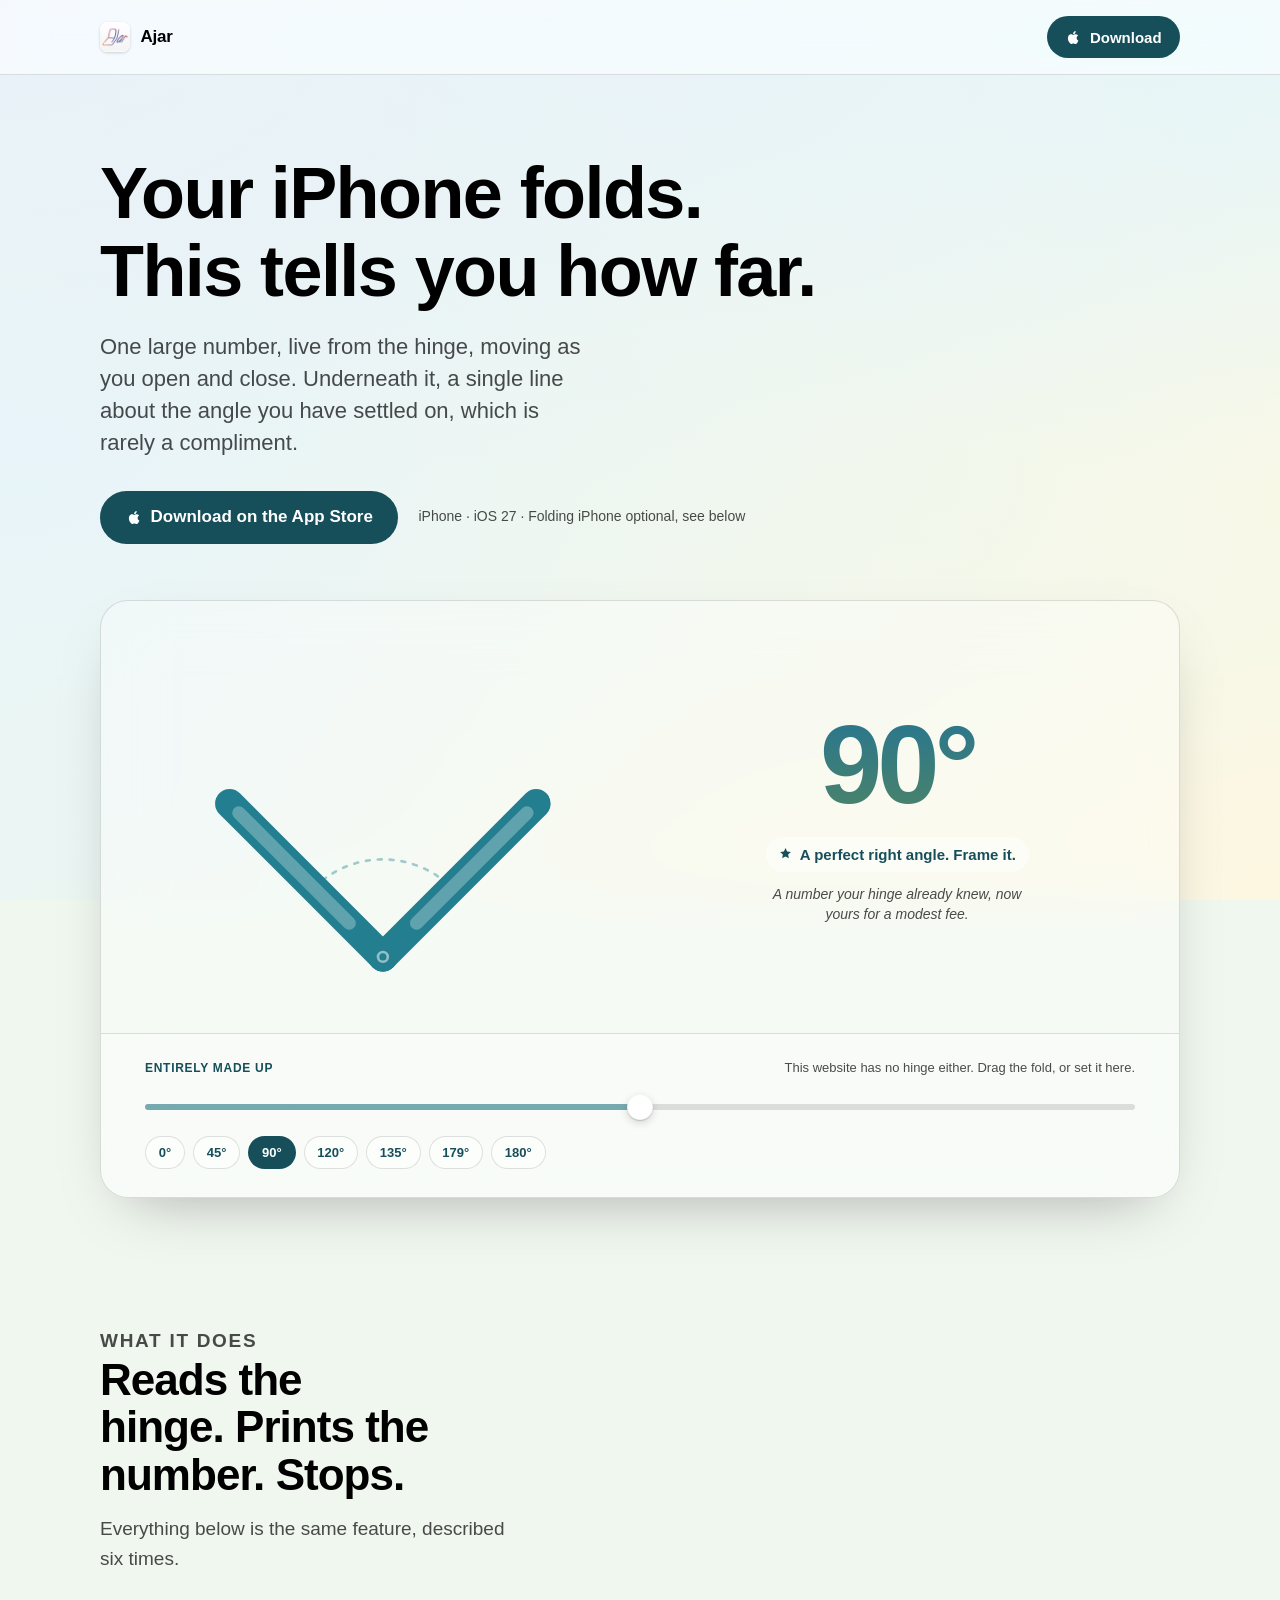
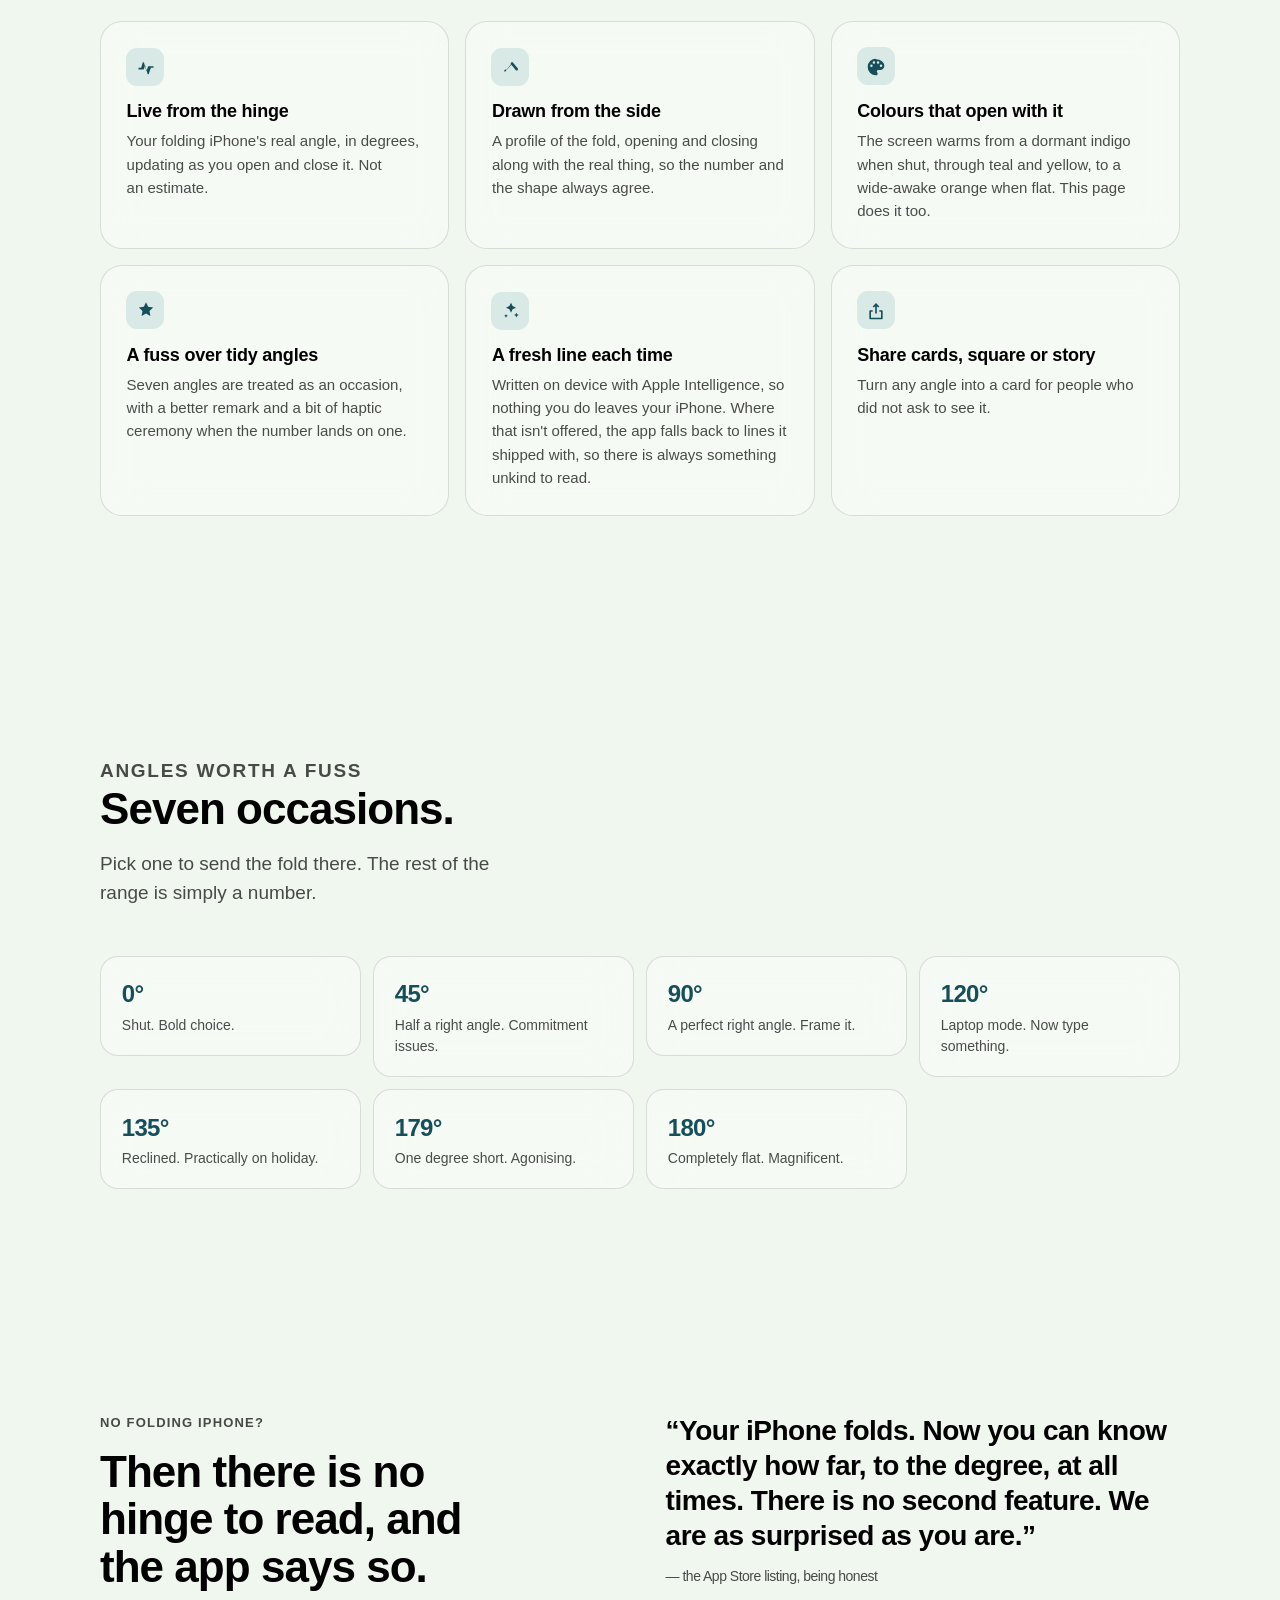
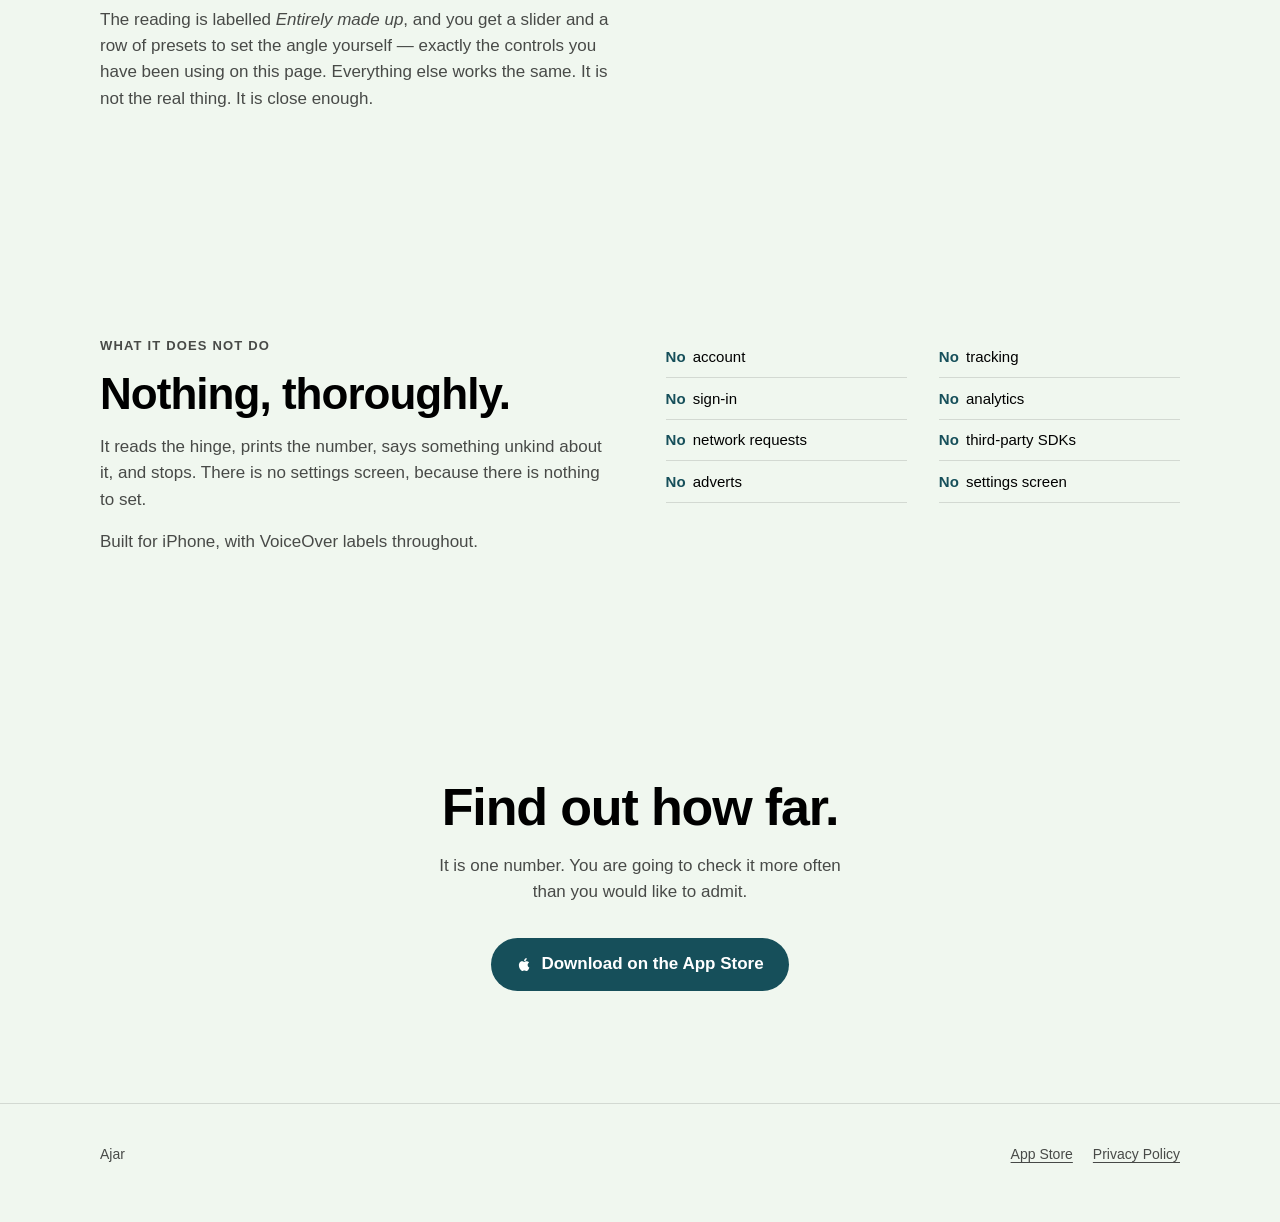
<file: ajar/index.html>
<!DOCTYPE html>
<html lang="en-GB">
<head>
<meta charset="utf-8">
<meta name="viewport" content="width=device-width, initial-scale=1, viewport-fit=cover">
<title>Ajar — Your iPhone folds. This tells you how far.</title>
<meta name="description" content="Ajar reads your folding iPhone's hinge and shows it in degrees, live. Underneath the number, one line of commentary that is rarely a compliment. There is no second feature.">
<meta name="theme-color" content="#e6f5f8" media="(prefers-color-scheme: light)">
<meta name="theme-color" content="#07181c" media="(prefers-color-scheme: dark)">
<link rel="icon" href="icon.png" sizes="any">
<link rel="apple-touch-icon" href="icon.png">
<link rel="canonical" href="https://maryk.uk/ajar/">
<meta property="og:type" content="website">
<meta property="og:url" content="https://maryk.uk/ajar/">
<meta property="og:title" content="Ajar">
<meta property="og:description" content="Your iPhone folds. This tells you how far. One large number, live from the hinge. There is no second feature.">
<meta property="og:image" content="https://maryk.uk/ajar/icon.png">
<meta name="twitter:card" content="summary">

<link rel="stylesheet" href="style.css">
</head>

<body id="top">
<a class="skip" href="#main">Skip to content</a>

<header class="bar">
  <div class="wrap">
    <a class="wordmark" href="#top">
      <img src="icon.png" alt="" width="30" height="30">
      Ajar
    </a>
    <a class="store" href="https://apps.apple.com/app/id6813950894">
      <svg viewBox="0 0 24 24" aria-hidden="true"><path d="M16.4 12.7c0-2.3 1.9-3.4 2-3.5-1.1-1.6-2.8-1.8-3.4-1.8-1.4-.1-2.8.9-3.5.9s-1.8-.9-3-.8c-1.5 0-2.9.9-3.7 2.3-1.6 2.7-.4 6.8 1.1 9 .8 1.1 1.7 2.3 2.9 2.3 1.2 0 1.6-.7 3-.7s1.8.7 3 .7c1.3 0 2.1-1.1 2.8-2.2.9-1.3 1.3-2.5 1.3-2.6 0 0-2.5-.9-2.5-3.6zM14.2 5.9c.6-.8 1-1.9.9-3-.9 0-2 .6-2.7 1.4-.6.7-1.1 1.8-.9 2.9 1 0 2.1-.5 2.7-1.3z"/></svg>
      Download
    </a>
  </div>
</header>

<main id="main">

<!-- =============================== hero ============================= -->
<section class="hero">
  <div class="wrap">
    <h1><span class="line">Your iPhone folds.</span> <span class="line">This tells you how far.</span></h1>
    <p class="lede">One large number, live from the hinge, moving as you open and close. Underneath it, a single line about the angle you have settled on, which is rarely a compliment.</p>

    <div class="actions">
      <a class="store large" href="https://apps.apple.com/app/id6813950894">
        <svg viewBox="0 0 24 24" aria-hidden="true"><path d="M16.4 12.7c0-2.3 1.9-3.4 2-3.5-1.1-1.6-2.8-1.8-3.4-1.8-1.4-.1-2.8.9-3.5.9s-1.8-.9-3-.8c-1.5 0-2.9.9-3.7 2.3-1.6 2.7-.4 6.8 1.1 9 .8 1.1 1.7 2.3 2.9 2.3 1.2 0 1.6-.7 3-.7s1.8.7 3 .7c1.3 0 2.1-1.1 2.8-2.2.9-1.3 1.3-2.5 1.3-2.6 0 0-2.5-.9-2.5-3.6zM14.2 5.9c.6-.8 1-1.9.9-3-.9 0-2 .6-2.7 1.4-.6.7-1.1 1.8-.9 2.9 1 0 2.1-.5 2.7-1.3z"/></svg>
        Download on the App Store
      </a>
      <p class="requirement">iPhone · iOS 27 · Folding iPhone optional, see below</p>
    </div>

    <!-- The app, more or less, running in the page. -->
    <div class="demo" id="stage">
      <div class="readout">
        <div class="fold" id="fold">
          <svg viewBox="0 0 360 260" aria-hidden="true">
            <path id="arc" fill="none" stroke="rgb(var(--ink))" stroke-opacity="0.4" stroke-width="2" stroke-linecap="round" stroke-dasharray="3 6"></path>
            <g stroke="rgb(var(--ink))" stroke-width="22" stroke-linecap="round">
              <line id="panelA" x1="180" y1="236" x2="180" y2="236"></line>
              <line id="panelB" x1="180" y1="236" x2="180" y2="236"></line>
            </g>
            <g stroke="#fff" stroke-opacity="0.28" stroke-width="10" stroke-linecap="round">
              <line id="screenA"></line>
              <line id="screenB"></line>
            </g>
            <circle cx="180" cy="236" r="11" fill="rgb(var(--ink))"></circle>
            <circle cx="180" cy="236" r="3.7" fill="none" stroke="#fff" stroke-opacity="0.5" stroke-width="2"></circle>
          </svg>
        </div>

        <div class="figures">
          <p class="degrees" id="degrees">90°</p>
          <p class="quip">
            <svg viewBox="0 0 24 24" aria-hidden="true" id="quipMark"><path d="M12 1.5l2.6 5.5 6 .8-4.4 4.2 1.1 6L12 15.1 6.7 18l1.1-6L3.4 7.8l6-.8z"/></svg>
            <span id="quipText">A perfect right angle. Frame it.</span>
          </p>
          <p class="roast" id="roast">A number your hinge already knew, now yours for a modest fee.</p>
          <p class="sr-only" role="status" aria-live="polite" id="announce"></p>
        </div>
      </div>

      <div class="controls">
        <p class="invented">
          <strong>Entirely made up</strong>
          <span>This website has no hinge either. Drag the fold, or set it here.</span>
        </p>
        <input type="range" id="slider" min="0" max="180" step="1" value="90"
               aria-label="Hinge angle in degrees" aria-valuetext="90 degrees">
        <div class="presets" id="presets"></div>
      </div>
    </div>
  </div>
</section>

<!-- ============================= features =========================== -->
<section>
  <div class="wrap">
    <div class="section-head">
      <p class="eyebrow">What it does</p>
      <h2>Reads the hinge. Prints the number. Stops.</h2>
      <p>Everything below is the same feature, described six times.</p>
    </div>

    <div class="grid">
      <div class="card">
        <span class="mark"><svg viewBox="0 0 24 24" aria-hidden="true"><path d="M3 13h3.2l1.9-6.3c.2-.7 1.2-.7 1.4 0l3 10.4 2-5.6c.1-.3.4-.5.7-.5H21v2h-3.1l-2.6 7.3c-.3.7-1.2.7-1.4 0l-3-10.3-1.4 4.5c-.1.3-.4.5-.7.5H3z"/></svg></span>
        <h3>Live from the hinge</h3>
        <p>Your folding iPhone's real angle, in degrees, updating as you open and close it. Not an estimate.</p>
      </div>

      <div class="card">
        <span class="mark"><svg viewBox="0 0 24 24" aria-hidden="true"><path d="M4.6 17.9a1.6 1.6 0 1 1 2-2.5l5.4-6.6a1.6 1.6 0 1 1 2.5-2l5.3 6.5a1.6 1.6 0 1 1-2 2.5L12.5 9.3z"/></svg></span>
        <h3>Drawn from the side</h3>
        <p>A profile of the fold, opening and closing along with the real thing, so the number and the shape always agree.</p>
      </div>

      <div class="card">
        <span class="mark"><svg viewBox="0 0 24 24" aria-hidden="true"><path d="M12 2a10 10 0 0 0 0 20c1.1 0 2-.9 2-2 0-.5-.2-1-.5-1.3-.3-.4-.5-.8-.5-1.2 0-1 .8-1.8 1.8-1.8H17a5 5 0 0 0 5-5c0-4.4-4.5-8-10-8zM6.5 12a1.5 1.5 0 1 1 0-3 1.5 1.5 0 0 1 0 3zm3-4a1.5 1.5 0 1 1 0-3 1.5 1.5 0 0 1 0 3zm5 0a1.5 1.5 0 1 1 0-3 1.5 1.5 0 0 1 0 3zm3.5 4a1.5 1.5 0 1 1 0-3 1.5 1.5 0 0 1 0 3z"/></svg></span>
        <h3>Colours that open with it</h3>
        <p>The screen warms from a dormant indigo when shut, through teal and yellow, to a wide-awake orange when flat. This page does it too.</p>
      </div>

      <div class="card">
        <span class="mark"><svg viewBox="0 0 24 24" aria-hidden="true"><path d="M12 1.5l2.6 5.5 6 .8-4.4 4.2 1.1 6L12 15.1 6.7 18l1.1-6L3.4 7.8l6-.8z"/></svg></span>
        <h3>A fuss over tidy angles</h3>
        <p>Seven angles are treated as an occasion, with a better remark and a bit of haptic ceremony when the number lands on one.</p>
      </div>

      <div class="card">
        <span class="mark"><svg viewBox="0 0 24 24" aria-hidden="true"><path d="M12 2l1.9 4.1L18 8l-4.1 1.9L12 14l-1.9-4.1L6 8l4.1-1.9zM18.5 14l.9 2 2 .9-2 .9-.9 2-.9-2-2-.9 2-.9zM6 15.5l.7 1.6 1.6.7-1.6.7L6 20.1l-.7-1.6-1.6-.7 1.6-.7z"/></svg></span>
        <h3>A fresh line each time</h3>
        <p>Written on device with Apple Intelligence, so nothing you do leaves your iPhone. Where that isn't offered, the app falls back to lines it shipped with, so there is always something unkind to read.</p>
      </div>

      <div class="card">
        <span class="mark"><svg viewBox="0 0 24 24" aria-hidden="true"><path d="M12 2.5l4 4-1.4 1.4L13 6.3V15h-2V6.3L9.4 7.9 8 6.5zM5 11h3v2H6v7h12v-7h-2v-2h3a1 1 0 0 1 1 1v9a1 1 0 0 1-1 1H5a1 1 0 0 1-1-1v-9a1 1 0 0 1 1-1z"/></svg></span>
        <h3>Share cards, square or story</h3>
        <p>Turn any angle into a card for people who did not ask to see it.</p>
      </div>
    </div>
  </div>
</section>

<!-- ============================ landmarks =========================== -->
<section>
  <div class="wrap">
    <div class="section-head">
      <p class="eyebrow">Angles worth a fuss</p>
      <h2>Seven occasions.</h2>
      <p>Pick one to send the fold there. The rest of the range is simply a number.</p>
    </div>
    <ul class="landmarks" id="landmarkList"></ul>
  </div>
</section>

<!-- ========================= no folding iPhone ====================== -->
<section>
  <div class="wrap split">
    <div>
      <p class="eyebrow">No folding iPhone?</p>
      <h2>Then there is no hinge to read, and the app says so.</h2>
      <p class="body">The reading is labelled <em>Entirely made up</em>, and you get a slider and a row of presets to set the angle yourself — exactly the controls you have been using on this page. Everything else works the same. It is not the real thing. It is close enough.</p>
    </div>
    <blockquote class="quote">
      “Your iPhone folds. Now you can know exactly how far, to the degree, at all times. There is no second feature. We are as surprised as you are.”
      <footer>— the App Store listing, being honest</footer>
    </blockquote>
  </div>
</section>

<!-- ========================== what it doesn't ======================= -->
<section>
  <div class="wrap split">
    <div>
      <p class="eyebrow">What it does not do</p>
      <h2>Nothing, thoroughly.</h2>
      <p class="body">It reads the hinge, prints the number, says something unkind about it, and stops. There is no settings screen, because there is nothing to set.</p>
      <p class="body">Built for iPhone, with VoiceOver labels throughout.</p>
    </div>
    <ul class="plain">
      <li>account</li>
      <li>sign-in</li>
      <li>network requests</li>
      <li>adverts</li>
      <li>tracking</li>
      <li>analytics</li>
      <li>third-party SDKs</li>
      <li>settings screen</li>
    </ul>
  </div>
</section>

<!-- ============================= closing ============================ -->
<section class="closing">
  <div class="wrap">
    <h2>Find out how far.</h2>
    <p>It is one number. You are going to check it more often than you would like to admit.</p>
    <a class="store large" href="https://apps.apple.com/app/id6813950894">
      <svg viewBox="0 0 24 24" aria-hidden="true"><path d="M16.4 12.7c0-2.3 1.9-3.4 2-3.5-1.1-1.6-2.8-1.8-3.4-1.8-1.4-.1-2.8.9-3.5.9s-1.8-.9-3-.8c-1.5 0-2.9.9-3.7 2.3-1.6 2.7-.4 6.8 1.1 9 .8 1.1 1.7 2.3 2.9 2.3 1.2 0 1.6-.7 3-.7s1.8.7 3 .7c1.3 0 2.1-1.1 2.8-2.2.9-1.3 1.3-2.5 1.3-2.6 0 0-2.5-.9-2.5-3.6zM14.2 5.9c.6-.8 1-1.9.9-3-.9 0-2 .6-2.7 1.4-.6.7-1.1 1.8-.9 2.9 1 0 2.1-.5 2.7-1.3z"/></svg>
      Download on the App Store
    </a>
  </div>
</section>

</main>

<footer class="page">
  <div class="wrap">
    <span>Ajar</span>
    <nav>
      <a href="https://apps.apple.com/app/id6813950894">App Store</a>
      <a href="privacy.html">Privacy Policy</a>
    </nav>
  </div>
</footer>

<script>
(() => {
  "use strict";

  /* ----------------------------------------------------------------
     Palette — a port of HingePalette.swift.
     ---------------------------------------------------------------- */

  const STOPS = [
    { at: 0,    rgb: [ 88,  86, 214] }, // systemIndigo
    { at: 0.5,  rgb: [ 48, 176, 199] }, // systemTeal
    { at: 0.75, rgb: [255, 204,   0] }, // systemYellow
    { at: 1,    rgb: [255, 149,   0] }, // systemOrange
  ];

  const clamp01 = (value) => Math.min(Math.max(value, 0), 1);
  const mix = (from, to, amount) => from.map((channel, i) => Math.round(channel + (to[i] - channel) * amount));

  function ramp(openness) {
    const amount = clamp01(openness);
    const index = STOPS.findIndex((stop) => stop.at >= amount);
    if (index <= 0) return STOPS[0].rgb;
    const lower = STOPS[index - 1];
    const upper = STOPS[index];
    return mix(lower.rgb, upper.rgb, (amount - lower.at) / (upper.at - lower.at));
  }

  const darkScheme = window.matchMedia("(prefers-color-scheme: dark)");
  const label = () => (darkScheme.matches ? [255, 255, 255] : [0, 0, 0]);
  const surface = () => (darkScheme.matches ? [0, 0, 0] : [255, 255, 255]);

  const foreground = (openness) => mix(ramp(openness), label(), 0.28);
  const onPlate = (openness) => mix(ramp(openness), label(), 0.55);
  const wash = (openness) => mix(ramp(openness), surface(), 0.88);

  const MESH_SPREAD = [-0.2, -0.1, 0, -0.05, 0.1, 0.2, 0.05, 0.2, 0.35];
  const GRADIENT_SPREAD = 0.07;

  function setPalette(openness) {
    const root = document.documentElement.style;
    MESH_SPREAD.forEach((delta, index) => {
      root.setProperty(`--wash-${index + 1}`, wash(openness + delta).join(" "));
    });
    root.setProperty("--ink", foreground(openness).join(" "));
    root.setProperty("--ink-top", foreground(openness - GRADIENT_SPREAD).join(" "));
    root.setProperty("--ink-bottom", foreground(openness + GRADIENT_SPREAD).join(" "));
    root.setProperty("--ink-plate", onPlate(openness).join(" "));
  }

  /* ----------------------------------------------------------------
     Commentary — ports of HingeAngleLandmark, HingeStatus and
     CannedHingeRoastWriter.
     ---------------------------------------------------------------- */

  const LANDMARKS = [
    { key: "closed",     degrees: 0,   title: "Shut. Bold choice.",                     short: "Shut" },
    { key: "halfRight",  degrees: 45,  title: "Half a right angle. Commitment issues.", short: "Half a right angle" },
    { key: "rightAngle", degrees: 90,  title: "A perfect right angle. Frame it.",       short: "A perfect right angle" },
    { key: "laptop",     degrees: 120, title: "Laptop mode. Now type something.",       short: "Laptop mode" },
    { key: "reclined",   degrees: 135, title: "Reclined. Practically on holiday.",      short: "Reclined" },
    { key: "nearlyFlat", degrees: 179, title: "One degree short. Agonising.",           short: "One degree short" },
    { key: "flat",       degrees: 180, title: "Completely flat. Magnificent.",          short: "Completely flat" },
  ];

  const STATUS_SUMMARY = {
    closed: "Shut. Riveting stuff.",
    partiallyOpen: "Mid-fold. Gripping.",
    fullyOpen: "Practically flat. Impressive.",
  };

  const STATUS_LINES = {
    closed: [
      "You paid actual money for an app to confirm your phone is shut.",
      "Closed, which you could have checked by looking at it, for free.",
      "Nothing to see here, and you bought a ticket anyway.",
      "A folded phone, faithfully reported by software you own outright.",
      "No effort at all from the hinge, and quite a lot from this app.",
    ],
    partiallyOpen: [
      "Somewhere a bank statement records that you bought this.",
      "A protractor would have cost less and asked fewer permissions.",
      "Neither open nor shut, much like the case for buying this app.",
      "Roughly a laptop, if the laptop did nothing but this.",
      "A number your hinge already knew, now yours for a modest fee.",
      "Held at an angle nobody asked about, answered anyway.",
      "The hinge is undecided. The purchase, sadly, was final.",
      "Somewhere between shut and useful, a range this app knows well.",
      "Your hinge did the work. This app took the credit, and your money.",
      "An angle, delivered exactly as advertised, which is the worrying part.",
    ],
    fullyOpen: [
      "Fully open, like your wallet was when you bought this.",
      "Flat as the return on this particular investment.",
      "Completely open, delivered by an app whose entire job is this sentence.",
      "Unfolded at last, and the app has nothing further to offer.",
      "Maximum opening, minimum feature set.",
    ],
  };

  const LANDMARK_LINES = {
    closed: [
      "Exactly shut, to the degree, for roughly the price of a coffee.",
      "Dead on zero, the one reading you could have guessed for nothing.",
    ],
    halfRight: [
      "Half a right angle, twice the regret.",
      "Halfway to square, and you are paying by the app, not by the degree.",
    ],
    rightAngle: [
      "A right angle, and now you have an app to prove it.",
      "Perfectly square. Somewhere a geometry teacher remains unmoved.",
    ],
    laptop: [
      "Laptop posture, without the laptop, or the work.",
      "The angle of getting things done, spent entirely on this.",
    ],
    reclined: [
      "Reclined far enough to forget what you spent on this.",
      "An angle for lounging, measured by an app that does nothing else.",
    ],
    nearlyFlat: [
      "So close to flat, and that last bit is the part you paid for.",
      "One short. The app will not round up on your behalf.",
    ],
    flat: [
      "Perfectly flat, and perfectly pointless to have confirmed.",
      "Wide open, rather like the question of why you bought this.",
    ],
  };

  const statusFor = (degrees) => (degrees < 5 ? "closed" : degrees < 170 ? "partiallyOpen" : "fullyOpen");
  const landmarkFor = (degrees) => LANDMARKS.find((landmark) => landmark.degrees === degrees) || null;

  let previousLine = null;

  // A line for the angle, never the one just shown.
  function lineFor(degrees) {
    const landmark = landmarkFor(degrees);
    const pool = (landmark ? LANDMARK_LINES[landmark.key] : []).concat(STATUS_LINES[statusFor(degrees)]);
    const candidates = pool.filter((line) => line !== previousLine);
    const choices = candidates.length ? candidates : pool;
    previousLine = choices[Math.floor(Math.random() * choices.length)];
    return previousLine;
  }

  /* ----------------------------------------------------------------
     The fold — a port of HingeProfileView.swift.
     ---------------------------------------------------------------- */

  const PIVOT = { x: 180, y: 236 };
  const PANEL_LENGTH = 164;
  const ARC_RADIUS = PANEL_LENGTH * 0.45;

  const node = (id) => document.getElementById(id);
  const ui = {
    arc: node("arc"),
    panels: [node("panelA"), node("panelB")],
    screens: [node("screenA"), node("screenB")],
    degrees: node("degrees"),
    quipText: node("quipText"),
    quipMark: node("quipMark"),
    roast: node("roast"),
    announce: node("announce"),
    slider: node("slider"),
    presets: node("presets"),
    stage: node("stage"),
    fold: node("fold"),
  };

  const pointOnCircle = (degrees, radius) => {
    const radians = (degrees * Math.PI) / 180;
    return { x: PIVOT.x + Math.cos(radians) * radius, y: PIVOT.y + Math.sin(radians) * radius };
  };

  const lerp = (from, to, amount) => ({
    x: from.x + (to.x - from.x) * amount,
    y: from.y + (to.y - from.y) * amount,
  });

  function drawFold(degrees) {
    const halfAngle = degrees / 2;

    [-1, 1].forEach((direction, index) => {
      const end = pointOnCircle(-90 + direction * halfAngle, PANEL_LENGTH);
      const panel = ui.panels[index];
      panel.setAttribute("x2", end.x.toFixed(2));
      panel.setAttribute("y2", end.y.toFixed(2));

      const start = lerp(PIVOT, end, 0.22);
      const finish = lerp(PIVOT, end, 0.94);
      const screen = ui.screens[index];
      screen.setAttribute("x1", start.x.toFixed(2));
      screen.setAttribute("y1", start.y.toFixed(2));
      screen.setAttribute("x2", finish.x.toFixed(2));
      screen.setAttribute("y2", finish.y.toFixed(2));
    });

    if (halfAngle > 1) {
      const from = pointOnCircle(-90 - halfAngle, ARC_RADIUS);
      const to = pointOnCircle(-90 + halfAngle, ARC_RADIUS);
      const largeArc = halfAngle > 90 ? 1 : 0;
      ui.arc.setAttribute(
        "d",
        `M ${from.x.toFixed(2)} ${from.y.toFixed(2)} A ${ARC_RADIUS} ${ARC_RADIUS} 0 ${largeArc} 1 ${to.x.toFixed(2)} ${to.y.toFixed(2)}`
      );
    } else {
      ui.arc.removeAttribute("d");
    }
  }

  /* ----------------------------------------------------------------
     Wiring.
     ---------------------------------------------------------------- */

  let current = 90;

  function render(value, { rewrite = true } = {}) {
    const degrees = Math.round(Math.min(Math.max(value, 0), 180));
    const moved = degrees !== current;
    current = degrees;

    setPalette(degrees / 180);
    drawFold(degrees);

    const landmark = landmarkFor(degrees);
    const quip = landmark ? landmark.title : STATUS_SUMMARY[statusFor(degrees)];

    ui.degrees.textContent = `${degrees}°`;
    ui.quipText.textContent = quip;
    ui.quipMark.style.display = landmark ? "" : "none";
    if (rewrite && moved) ui.roast.textContent = lineFor(degrees);

    ui.slider.value = String(degrees);
    ui.slider.setAttribute("aria-valuetext", `${degrees} degrees`);
    ui.slider.style.setProperty("--fill", `${(degrees / 180) * 100}%`);
    ui.announce.textContent = `${degrees} degrees. ${quip}`;

    for (const button of ui.presets.children) {
      button.setAttribute("aria-pressed", String(Number(button.dataset.degrees) === degrees));
    }
  }

  // The row of presets, and the list of occasions, from one source.
  for (const landmark of LANDMARKS) {
    const preset = document.createElement("button");
    preset.type = "button";
    preset.dataset.degrees = String(landmark.degrees);
    preset.textContent = `${landmark.degrees}°`;
    preset.setAttribute("aria-label", `${landmark.degrees} degrees. ${landmark.short}.`);
    preset.addEventListener("click", () => render(landmark.degrees));
    ui.presets.appendChild(preset);

    const item = document.createElement("li");
    const jump = document.createElement("button");
    jump.type = "button";
    jump.innerHTML = '<span class="deg"></span><span class="what"></span>';
    jump.querySelector(".deg").textContent = `${landmark.degrees}°`;
    jump.querySelector(".what").textContent = landmark.title;
    jump.addEventListener("click", () => {
      render(landmark.degrees);
      ui.stage.scrollIntoView({ block: "center", behavior: "smooth" });
    });
    item.appendChild(jump);
    node("landmarkList").appendChild(item);
  }

  ui.slider.addEventListener("input", () => render(Number(ui.slider.value)));

  // Dragging the fold: the angle comes from the pointer's position
  // around the pivot, so either half can be grabbed.
  let dragging = false;

  function angleFromPointer(event) {
    const box = ui.fold.getBoundingClientRect();
    const scale = box.width / 360;
    const x = (event.clientX - box.left) / scale;
    const y = (event.clientY - box.top) / scale;
    const halfAngle = (Math.atan2(Math.abs(x - PIVOT.x), Math.max(PIVOT.y - y, 0.0001)) * 180) / Math.PI;
    return halfAngle * 2;
  }

  ui.fold.addEventListener("pointerdown", (event) => {
    dragging = true;
    ui.fold.setPointerCapture(event.pointerId);
    render(angleFromPointer(event));
    event.preventDefault();
  });

  ui.fold.addEventListener("pointermove", (event) => {
    if (dragging) render(angleFromPointer(event));
  });

  const endDrag = (event) => {
    if (!dragging) return;
    dragging = false;
    if (ui.fold.hasPointerCapture(event.pointerId)) ui.fold.releasePointerCapture(event.pointerId);
  };
  ui.fold.addEventListener("pointerup", endDrag);
  ui.fold.addEventListener("pointercancel", endDrag);

  darkScheme.addEventListener("change", () => render(current, { rewrite: false }));

  render(90, { rewrite: false });
})();
</script>
</body>
</html>
</file>
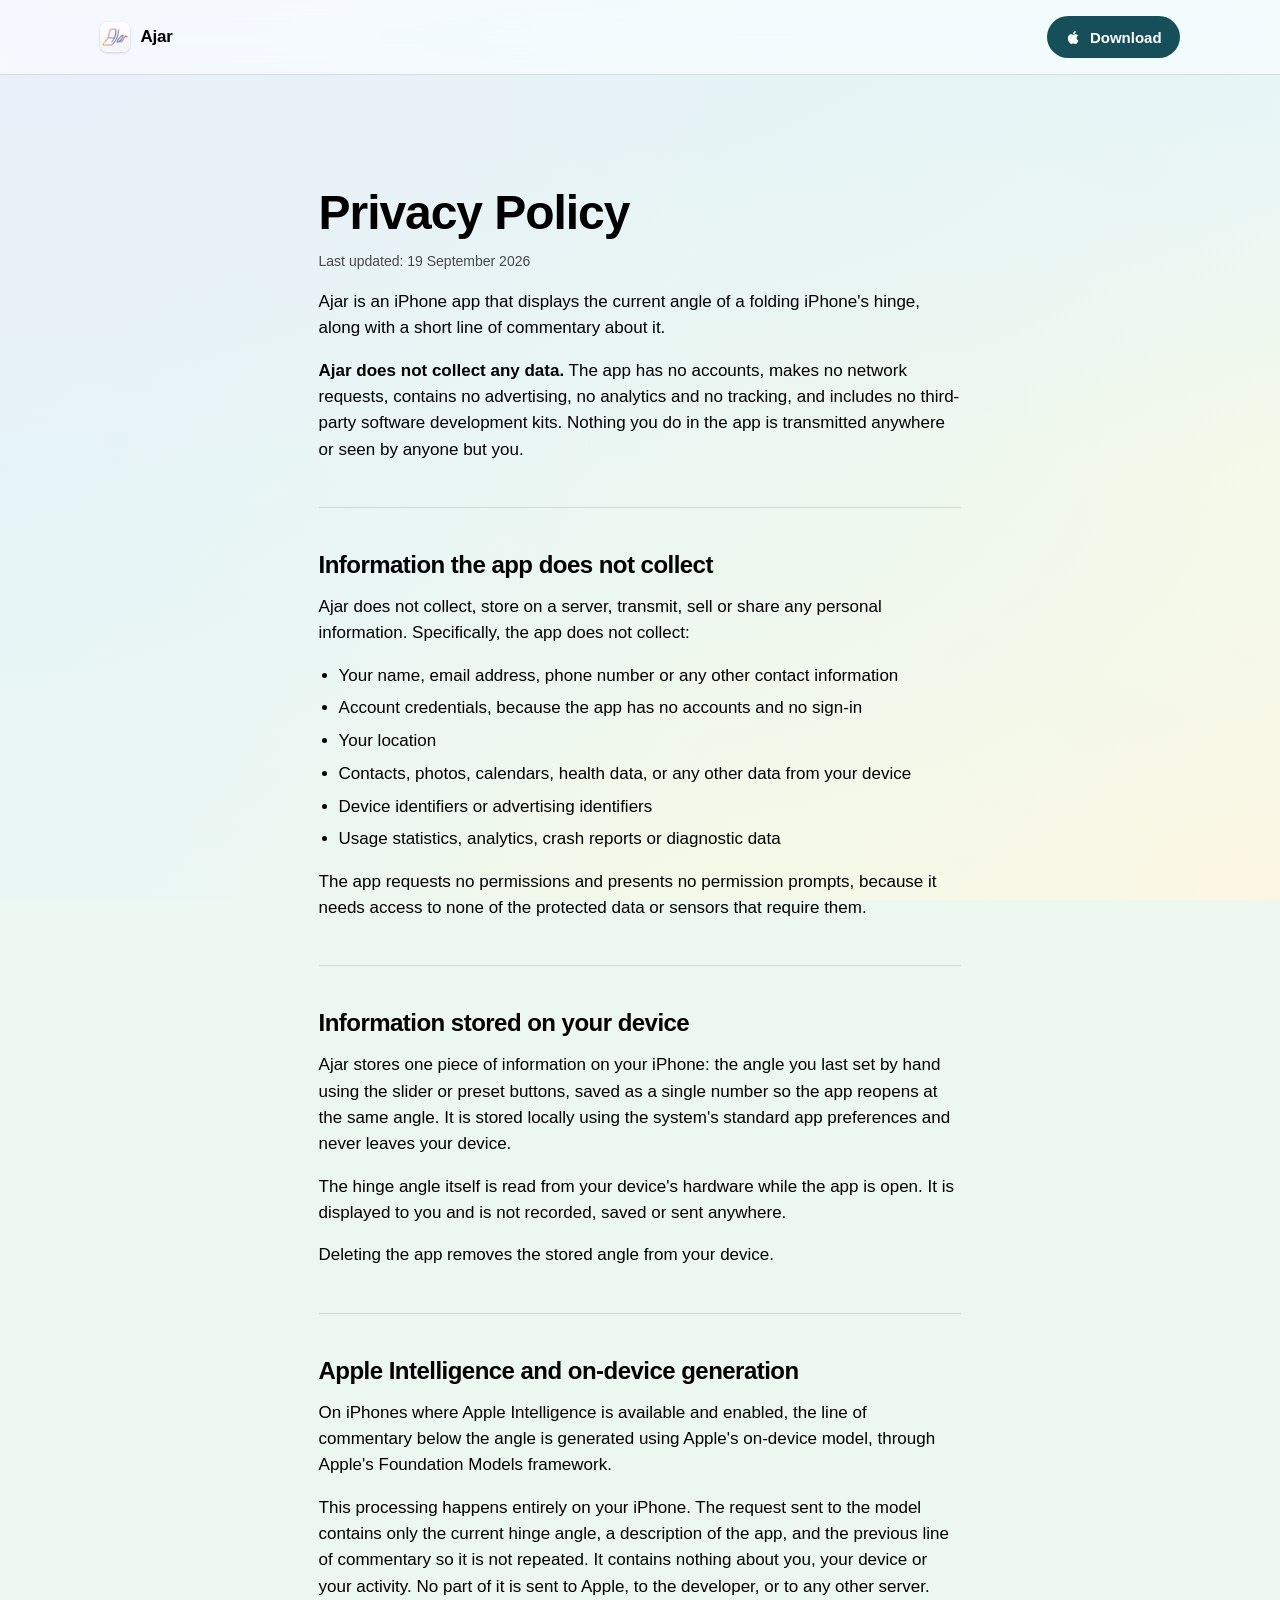
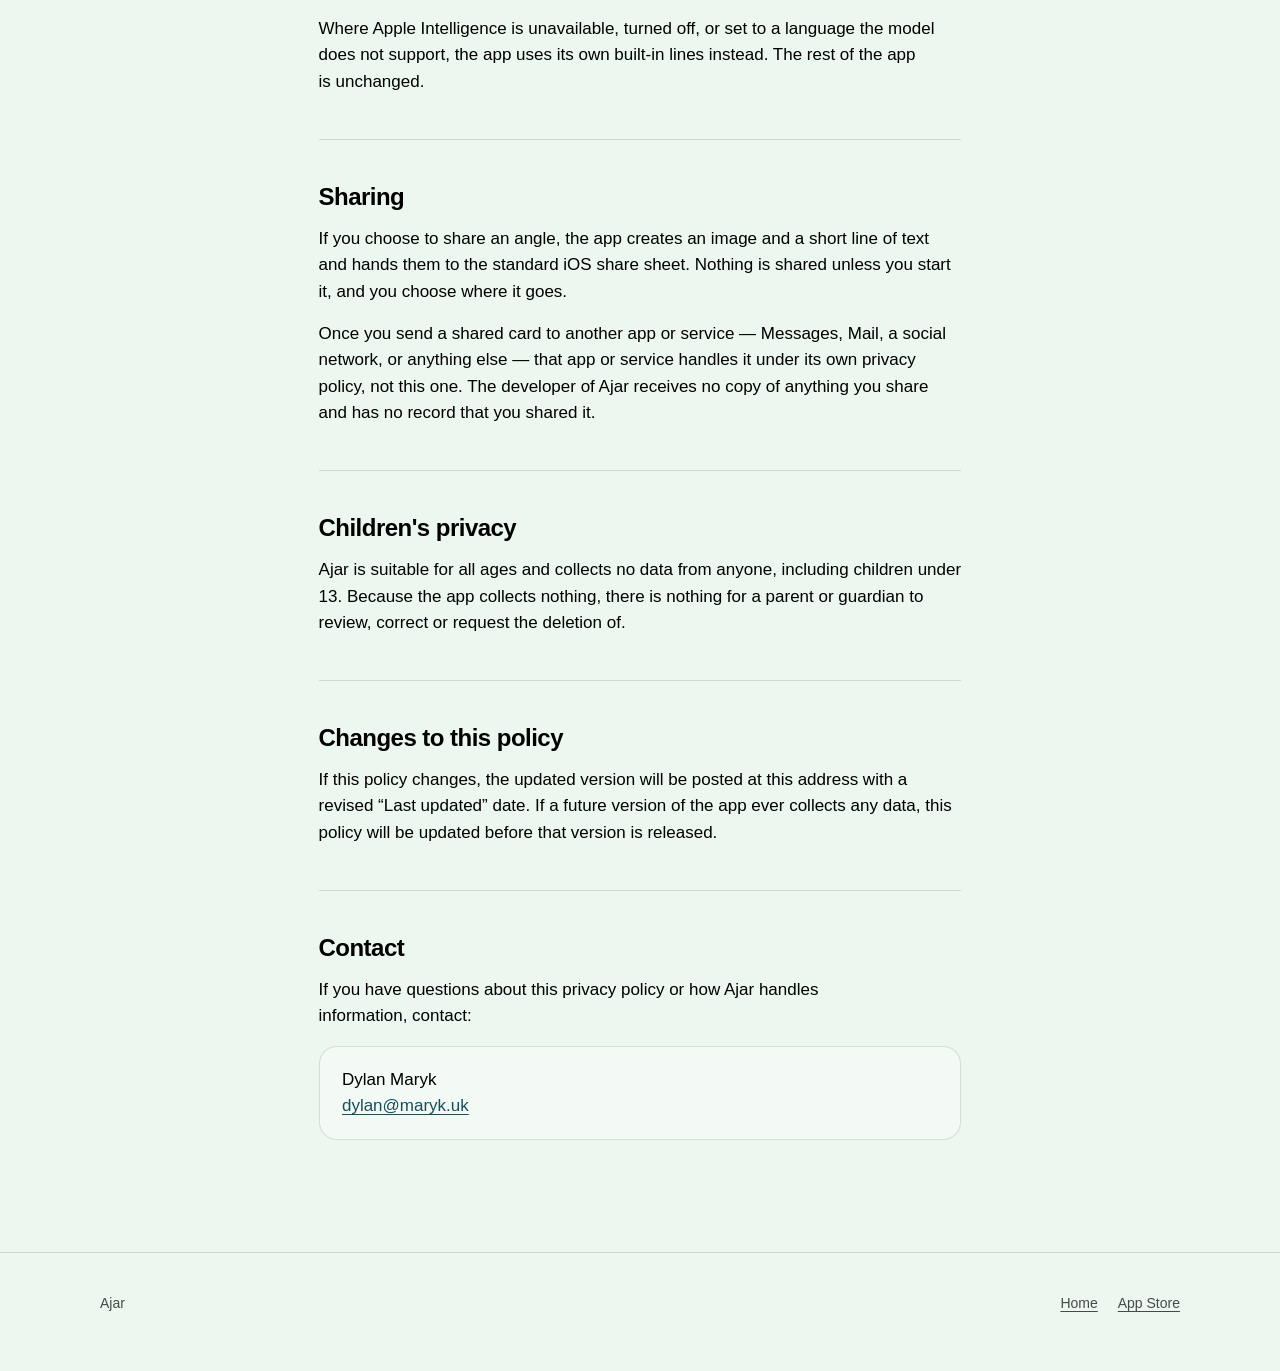
<file: ajar/privacy.html>
<!DOCTYPE html>
<html lang="en-GB">
<head>
<meta charset="utf-8">
<meta name="viewport" content="width=device-width, initial-scale=1, viewport-fit=cover">
<title>Privacy Policy — Ajar</title>
<meta name="description" content="Ajar does not collect any data. No accounts, no network requests, no advertising, no analytics, no tracking, no third-party SDKs.">
<meta name="theme-color" content="#e6f5f8" media="(prefers-color-scheme: light)">
<meta name="theme-color" content="#07181c" media="(prefers-color-scheme: dark)">
<link rel="icon" href="icon.png" sizes="any">
<link rel="apple-touch-icon" href="icon.png">
<link rel="canonical" href="https://maryk.uk/ajar/privacy.html">
<link rel="stylesheet" href="style.css">
</head>

<body>
<a class="skip" href="#main">Skip to content</a>

<header class="bar">
  <div class="wrap">
    <a class="wordmark" href="index.html">
      <img src="icon.png" alt="" width="30" height="30">
      Ajar
    </a>
    <a class="store" href="https://apps.apple.com/app/id6813950894">
      <svg viewBox="0 0 24 24" aria-hidden="true"><path d="M16.4 12.7c0-2.3 1.9-3.4 2-3.5-1.1-1.6-2.8-1.8-3.4-1.8-1.4-.1-2.8.9-3.5.9s-1.8-.9-3-.8c-1.5 0-2.9.9-3.7 2.3-1.6 2.7-.4 6.8 1.1 9 .8 1.1 1.7 2.3 2.9 2.3 1.2 0 1.6-.7 3-.7s1.8.7 3 .7c1.3 0 2.1-1.1 2.8-2.2.9-1.3 1.3-2.5 1.3-2.6 0 0-2.5-.9-2.5-3.6zM14.2 5.9c.6-.8 1-1.9.9-3-.9 0-2 .6-2.7 1.4-.6.7-1.1 1.8-.9 2.9 1 0 2.1-.5 2.7-1.3z"/></svg>
      Download
    </a>
  </div>
</header>

<main id="main">
<section>
  <div class="wrap">
    <article class="prose">
      <h1>Privacy Policy</h1>
      <p class="updated">Last updated: 19 September 2026</p>

      <p>Ajar is an iPhone app that displays the current angle of a folding iPhone's hinge, along with a short line of commentary about it.</p>

      <p><strong>Ajar does not collect any data.</strong> The app has no accounts, makes no network requests, contains no advertising, no analytics and no tracking, and includes no third-party software development kits. Nothing you do in the app is transmitted anywhere or seen by anyone but you.</p>

      <h2>Information the app does not collect</h2>
      <p>Ajar does not collect, store on a server, transmit, sell or share any personal information. Specifically, the app does not collect:</p>
      <ul>
        <li>Your name, email address, phone number or any other contact information</li>
        <li>Account credentials, because the app has no accounts and no sign-in</li>
        <li>Your location</li>
        <li>Contacts, photos, calendars, health data, or any other data from your device</li>
        <li>Device identifiers or advertising identifiers</li>
        <li>Usage statistics, analytics, crash reports or diagnostic data</li>
      </ul>
      <p>The app requests no permissions and presents no permission prompts, because it needs access to none of the protected data or sensors that require them.</p>

      <h2>Information stored on your device</h2>
      <p>Ajar stores one piece of information on your iPhone: the angle you last set by hand using the slider or preset buttons, saved as a single number so the app reopens at the same angle. It is stored locally using the system's standard app preferences and never leaves your device.</p>
      <p>The hinge angle itself is read from your device's hardware while the app is open. It is displayed to you and is not recorded, saved or sent anywhere.</p>
      <p>Deleting the app removes the stored angle from your device.</p>

      <h2>Apple Intelligence and on-device generation</h2>
      <p>On iPhones where Apple Intelligence is available and enabled, the line of commentary below the angle is generated using Apple's on-device model, through Apple's Foundation Models framework.</p>
      <p>This processing happens entirely on your iPhone. The request sent to the model contains only the current hinge angle, a description of the app, and the previous line of commentary so it is not repeated. It contains nothing about you, your device or your activity. No part of it is sent to Apple, to the developer, or to any other server.</p>
      <p>Where Apple Intelligence is unavailable, turned off, or set to a language the model does not support, the app uses its own built-in lines instead. The rest of the app is unchanged.</p>

      <h2>Sharing</h2>
      <p>If you choose to share an angle, the app creates an image and a short line of text and hands them to the standard iOS share sheet. Nothing is shared unless you start it, and you choose where it goes.</p>
      <p>Once you send a shared card to another app or service — Messages, Mail, a social network, or anything else — that app or service handles it under its own privacy policy, not this one. The developer of Ajar receives no copy of anything you share and has no record that you shared it.</p>

      <h2>Children's privacy</h2>
      <p>Ajar is suitable for all ages and collects no data from anyone, including children under 13. Because the app collects nothing, there is nothing for a parent or guardian to review, correct or request the deletion of.</p>

      <h2>Changes to this policy</h2>
      <p>If this policy changes, the updated version will be posted at this address with a revised “Last updated” date. If a future version of the app ever collects any data, this policy will be updated before that version is released.</p>

      <h2>Contact</h2>
      <p>If you have questions about this privacy policy or how Ajar handles information, contact:</p>
      <address class="contact">
        Dylan Maryk<br>
        <a href="mailto:dylan@maryk.uk">dylan@maryk.uk</a>
      </address>
    </article>
  </div>
</section>
</main>

<footer class="page">
  <div class="wrap">
    <span>Ajar</span>
    <nav>
      <a href="index.html">Home</a>
      <a href="https://apps.apple.com/app/id6813950894">App Store</a>
    </nav>
  </div>
</footer>
</body>
</html>
</file>
<file: ajar/style.css>
/* ------------------------------------------------------------------
   Ajar — one page.

   The whole page is tinted by a single number: the hinge angle in the
   demo above the fold. The colour ramp, the fold drawing and the pool
   of commentary are ports of the ones in the app.
   ------------------------------------------------------------------ */

*, *::before, *::after { box-sizing: border-box; }

:root {
  --label: 0 0 0;
  --surface: 255 255 255;

  /* Replaced on every angle change by setPalette(). Seeded at 90°. */
  --wash-1: 233 238 250; --wash-2: 229 243 247; --wash-3: 230 245 248;
  --wash-4: 230 244 248; --wash-5: 236 247 240; --wash-6: 247 250 229;
  --wash-7: 233 246 244; --wash-8: 247 250 229; --wash-9: 254 245 226;
  --ink: 35 127 143;
  --ink-top: 40 120 152;
  --ink-bottom: 40 135 134;
  --ink-plate: 22 79 90;

  --muted: rgb(var(--label) / 0.7);
  --hairline: rgb(var(--label) / 0.12);
  --plate: rgb(var(--surface) / 0.55);

  --font-text: -apple-system, BlinkMacSystemFont, "SF Pro Text", "Segoe UI", Roboto, Helvetica, Arial, sans-serif;
  --font-display: ui-rounded, "SF Pro Rounded", -apple-system, BlinkMacSystemFont, "Segoe UI", Roboto, sans-serif;

  --page: min(1080px, 100% - 3rem);
  --ease: cubic-bezier(0.32, 0.72, 0, 1);
}

@media (prefers-color-scheme: dark) {
  :root {
    --label: 255 255 255;
    --surface: 0 0 0;
    --plate: rgb(255 255 255 / 0.08);
    --hairline: rgb(var(--label) / 0.16);
  }
}

html { -webkit-text-size-adjust: 100%; scroll-behavior: smooth; }

@media (prefers-reduced-motion: reduce) {
  html { scroll-behavior: auto; }
  *, *::before, *::after {
    animation-duration: 0.01ms !important;
    transition-duration: 0.01ms !important;
  }
}

body {
  margin: 0;
  font-family: var(--font-text);
  font-size: 17px;
  line-height: 1.55;
  color: rgb(var(--label));
  background-color: rgb(var(--wash-5));
  background-image:
    radial-gradient(60% 55% at 0% 0%,     rgb(var(--wash-1)) 0%, rgb(var(--wash-1) / 0) 100%),
    radial-gradient(60% 55% at 50% 0%,    rgb(var(--wash-2)) 0%, rgb(var(--wash-2) / 0) 100%),
    radial-gradient(60% 55% at 100% 0%,   rgb(var(--wash-3)) 0%, rgb(var(--wash-3) / 0) 100%),
    radial-gradient(60% 55% at 0% 50%,    rgb(var(--wash-4)) 0%, rgb(var(--wash-4) / 0) 100%),
    radial-gradient(60% 55% at 50% 50%,   rgb(var(--wash-5)) 0%, rgb(var(--wash-5) / 0) 100%),
    radial-gradient(60% 55% at 100% 50%,  rgb(var(--wash-6)) 0%, rgb(var(--wash-6) / 0) 100%),
    radial-gradient(60% 55% at 0% 100%,   rgb(var(--wash-7)) 0%, rgb(var(--wash-7) / 0) 100%),
    radial-gradient(60% 55% at 50% 100%,  rgb(var(--wash-8)) 0%, rgb(var(--wash-8) / 0) 100%),
    radial-gradient(60% 55% at 100% 100%, rgb(var(--wash-9)) 0%, rgb(var(--wash-9) / 0) 100%);
  background-attachment: fixed;
  transition: background-color 0.4s var(--ease);
}

img { max-width: 100%; display: block; }
a { color: rgb(var(--ink-plate)); text-underline-offset: 3px; }
a:hover { text-decoration-thickness: 2px; }

:focus-visible {
  outline: 3px solid rgb(var(--ink-plate));
  outline-offset: 3px;
  border-radius: 6px;
}

h1, h2, h3 {
  font-family: var(--font-display);
  font-weight: 800;
  letter-spacing: -0.022em;
  line-height: 1.08;
  margin: 0;
  text-wrap: balance;
}

p { text-wrap: pretty; }

.skip {
  position: absolute;
  left: -9999px;
  top: 0;
  z-index: 10;
  background: rgb(var(--surface));
  padding: 0.75rem 1.25rem;
  border-radius: 0 0 12px 0;
}
.skip:focus { left: 0; }

.sr-only {
  position: absolute;
  width: 1px; height: 1px;
  padding: 0; margin: -1px;
  overflow: hidden;
  clip: rect(0 0 0 0);
  white-space: nowrap;
  border: 0;
}

/* ------------------------------- layout --------------------------- */

.wrap { width: var(--page); margin-inline: auto; }
section { padding-block: clamp(3.5rem, 9vw, 7rem); }

.eyebrow {
  font-family: var(--font-display);
  font-size: 0.8125rem;
  font-weight: 700;
  letter-spacing: 0.09em;
  text-transform: uppercase;
  color: var(--muted);
  margin: 0 0 0.9rem;
}

/* ------------------------------- header --------------------------- */

header.bar {
  position: sticky;
  top: 0;
  z-index: 5;
  padding-block: 1rem;
  background: rgb(var(--surface) / 0.6);
  backdrop-filter: saturate(180%) blur(20px);
  -webkit-backdrop-filter: saturate(180%) blur(20px);
  border-bottom: 1px solid var(--hairline);
}

.bar .wrap { display: flex; align-items: center; gap: 0.75rem; }

.wordmark {
  display: flex;
  align-items: center;
  gap: 0.65rem;
  font-family: var(--font-display);
  font-weight: 700;
  font-size: 1.0625rem;
  letter-spacing: -0.01em;
  text-decoration: none;
  color: rgb(var(--label));
}

.wordmark img {
  width: 30px; height: 30px;
  border-radius: 7.5px;
  box-shadow: 0 1px 3px rgb(0 0 0 / 0.18);
}

.bar .store { margin-left: auto; }

/* ------------------------------- buttons -------------------------- */

.store {
  display: inline-flex;
  align-items: center;
  gap: 0.5rem;
  background: rgb(var(--ink-plate));
  color: rgb(var(--surface));
  font-weight: 600;
  font-size: 0.9375rem;
  text-decoration: none;
  white-space: nowrap;
  padding: 0.6rem 1.15rem;
  border-radius: 980px;
  transition: transform 0.25s var(--ease), background-color 0.4s var(--ease);
}
.store:hover { transform: scale(1.035); }
.store:active { transform: scale(0.98); }
.store svg { width: 17px; height: 17px; fill: currentColor; flex: none; }
.store.large { font-size: 1.0625rem; padding: 0.85rem 1.6rem; }

/* -------------------------------- hero ---------------------------- */

.hero { padding-top: clamp(3rem, 7vw, 5rem); padding-bottom: 0; }
.hero h1 { font-size: clamp(2.25rem, 7.2vw, 4.5rem); }
.hero h1 .line { display: block; }

.hero .lede {
  font-size: clamp(1.125rem, 2.1vw, 1.375rem);
  line-height: 1.45;
  color: var(--muted);
  max-width: 40ch;
  margin: 1.25rem 0 0;
}

.hero .actions {
  display: flex;
  flex-wrap: wrap;
  align-items: center;
  gap: 0.875rem 1.25rem;
  margin-top: 2rem;
}

.hero .requirement { font-size: 0.875rem; color: var(--muted); margin: 0; }

/* -------------------------------- demo ---------------------------- */

.demo {
  margin-top: clamp(2.5rem, 5vw, 3.5rem);
  border-radius: 28px;
  border: 1px solid var(--hairline);
  background: rgb(var(--surface) / 0.34);
  backdrop-filter: blur(30px);
  -webkit-backdrop-filter: blur(30px);
  box-shadow: 0 24px 60px -30px rgb(0 0 0 / 0.35);
  overflow: hidden;
}

.readout {
  display: grid;
  grid-template-columns: 1fr 1fr;
  align-items: center;
  gap: clamp(1rem, 3vw, 2.5rem);
  padding: clamp(1.5rem, 4vw, 2.75rem);
}

.fold { cursor: grab; touch-action: none; }
.fold:active { cursor: grabbing; }
.fold svg { width: 100%; height: auto; display: block; }

.figures { text-align: center; }

.degrees {
  font-family: var(--font-display);
  font-weight: 800;
  font-size: clamp(3.75rem, 12vw, 7rem);
  line-height: 1;
  letter-spacing: -0.045em;
  font-variant-numeric: tabular-nums;
  background-image: linear-gradient(to bottom, rgb(var(--ink-top)), rgb(var(--ink-bottom)));
  -webkit-background-clip: text;
  background-clip: text;
  color: transparent;
  margin: 0;
}

.quip {
  display: inline-flex;
  align-items: center;
  gap: 0.4rem;
  margin: 1rem 0 0;
  padding: 0.35rem 0.8rem;
  border-radius: 980px;
  background: var(--plate);
  color: rgb(var(--ink-plate));
  font-size: 0.9375rem;
  font-weight: 600;
  transition: color 0.4s var(--ease);
}
.quip svg { width: 15px; height: 15px; fill: currentColor; flex: none; }

.roast {
  margin: 0.85rem auto 0;
  max-width: 34ch;
  font-size: 0.875rem;
  font-style: italic;
  line-height: 1.4;
  color: var(--muted);
}

/* --------------------------- made-up controls --------------------- */

.controls {
  border-top: 1px solid var(--hairline);
  background: rgb(var(--surface) / 0.28);
  padding: clamp(1.1rem, 3vw, 1.5rem) clamp(1.5rem, 4vw, 2.75rem) clamp(1.35rem, 3vw, 1.75rem);
}

.invented {
  display: flex;
  flex-wrap: wrap;
  align-items: baseline;
  justify-content: space-between;
  gap: 0.35rem 1rem;
  margin: 0 0 0.9rem;
  font-size: 0.8125rem;
  color: var(--muted);
}

.invented strong {
  font-family: var(--font-display);
  font-weight: 700;
  font-size: 0.75rem;
  letter-spacing: 0.06em;
  text-transform: uppercase;
  color: rgb(var(--ink-plate));
  transition: color 0.4s var(--ease);
}

input[type="range"] {
  -webkit-appearance: none;
  appearance: none;
  width: 100%;
  margin: 0;
  background: transparent;
  cursor: ew-resize;
}

input[type="range"]::-webkit-slider-runnable-track {
  height: 6px;
  border-radius: 3px;
  background:
    linear-gradient(rgb(var(--ink) / 0.55), rgb(var(--ink) / 0.55)) 0 / var(--fill, 50%) 100% no-repeat,
    rgb(var(--label) / 0.12);
}
input[type="range"]::-moz-range-track { height: 6px; border-radius: 3px; background: rgb(var(--label) / 0.12); }
input[type="range"]::-moz-range-progress { height: 6px; border-radius: 3px; background: rgb(var(--ink) / 0.55); }

input[type="range"]::-webkit-slider-thumb {
  -webkit-appearance: none;
  appearance: none;
  width: 26px; height: 26px;
  margin-top: -10px;
  border-radius: 50%;
  background: #fff;
  border: 0.5px solid rgb(0 0 0 / 0.04);
  box-shadow: 0 3px 8px rgb(0 0 0 / 0.15), 0 1px 1px rgb(0 0 0 / 0.16);
}
input[type="range"]::-moz-range-thumb {
  width: 26px; height: 26px;
  border-radius: 50%;
  background: #fff;
  border: 0.5px solid rgb(0 0 0 / 0.04);
  box-shadow: 0 3px 8px rgb(0 0 0 / 0.15), 0 1px 1px rgb(0 0 0 / 0.16);
}

.presets { display: flex; flex-wrap: wrap; gap: 0.5rem; margin-top: 1.1rem; }

.presets button {
  font: inherit;
  font-size: 0.8125rem;
  font-weight: 600;
  font-variant-numeric: tabular-nums;
  color: rgb(var(--ink-plate));
  background: var(--plate);
  border: 1px solid var(--hairline);
  border-radius: 980px;
  padding: 0.35rem 0.8rem;
  cursor: pointer;
  transition: transform 0.25s var(--ease), color 0.4s var(--ease);
}
.presets button:hover { transform: scale(1.05); }
.presets button:active { transform: scale(0.96); }
.presets button[aria-pressed="true"] {
  background: rgb(var(--ink-plate));
  color: rgb(var(--surface));
  border-color: transparent;
}

/* ------------------------------ sections -------------------------- */

.section-head { max-width: 46ch; margin-bottom: clamp(2rem, 4vw, 3rem); }
.section-head h2 { font-size: clamp(1.875rem, 4.2vw, 2.75rem); }
.section-head p { font-size: clamp(1rem, 1.7vw, 1.1875rem); color: var(--muted); margin: 1rem 0 0; }

.grid {
  display: grid;
  grid-template-columns: repeat(auto-fit, minmax(270px, 1fr));
  gap: 1rem;
}

.card {
  border-radius: 22px;
  border: 1px solid var(--hairline);
  background: rgb(var(--surface) / 0.38);
  backdrop-filter: blur(20px);
  -webkit-backdrop-filter: blur(20px);
  padding: 1.6rem;
}

.card h3 { font-size: 1.125rem; font-weight: 700; letter-spacing: -0.012em; margin-bottom: 0.5rem; }
.card p { margin: 0; font-size: 0.9375rem; color: var(--muted); }

.card .mark {
  display: grid;
  place-items: center;
  width: 38px; height: 38px;
  border-radius: 11px;
  margin-bottom: 1rem;
  background: rgb(var(--ink) / 0.14);
  color: rgb(var(--ink-plate));
  transition: color 0.4s var(--ease), background-color 0.4s var(--ease);
}
.card .mark svg { width: 20px; height: 20px; fill: currentColor; }

/* ------------------------------ landmarks ------------------------- */

.landmarks {
  display: grid;
  grid-template-columns: repeat(auto-fit, minmax(210px, 1fr));
  gap: 0.75rem;
  margin: 0;
  padding: 0;
}

.landmarks li { list-style: none; }

.landmarks button {
  display: block;
  width: 100%;
  font: inherit;
  color: inherit;
  text-align: left;
  padding: 1.15rem 1.3rem;
  border-radius: 18px;
  border: 1px solid var(--hairline);
  background: rgb(var(--surface) / 0.38);
  backdrop-filter: blur(20px);
  -webkit-backdrop-filter: blur(20px);
  cursor: pointer;
  transition: transform 0.25s var(--ease), background-color 0.25s var(--ease);
}
.landmarks button:hover {
  transform: translateY(-2px);
  background: rgb(var(--surface) / 0.58);
}
.landmarks button:active { transform: translateY(0); }

.landmarks .deg {
  display: block;
  font-family: var(--font-display);
  font-weight: 800;
  font-size: 1.5rem;
  letter-spacing: -0.03em;
  font-variant-numeric: tabular-nums;
  color: rgb(var(--ink-plate));
  transition: color 0.4s var(--ease);
}

.landmarks .what { display: block; font-size: 0.875rem; color: var(--muted); margin-top: 0.15rem; }

/* -------------------------------- split --------------------------- */

.split {
  display: grid;
  grid-template-columns: repeat(auto-fit, minmax(300px, 1fr));
  gap: clamp(1.5rem, 4vw, 3.5rem);
  align-items: start;
}

.split h2 { font-size: clamp(1.875rem, 4.2vw, 2.75rem); }
.split .body { color: var(--muted); margin: 1rem 0 0; }

.plain { columns: 2; column-gap: 2rem; padding: 0; margin: 0; }

.plain li {
  list-style: none;
  break-inside: avoid;
  padding: 0.55rem 0;
  border-bottom: 1px solid var(--hairline);
  font-size: 0.9375rem;
  font-weight: 500;
}

.plain li::before {
  content: "No";
  font-family: var(--font-display);
  font-weight: 700;
  color: rgb(var(--ink-plate));
  margin-right: 0.45rem;
  transition: color 0.4s var(--ease);
}

@media (max-width: 460px) { .plain { columns: 1; } }

.quote {
  margin: 0;
  font-family: var(--font-display);
  font-weight: 700;
  font-size: clamp(1.25rem, 2.6vw, 1.75rem);
  line-height: 1.25;
  letter-spacing: -0.018em;
}
.quote footer {
  font-family: var(--font-text);
  font-size: 0.875rem;
  font-weight: 400;
  color: var(--muted);
  margin-top: 0.9rem;
}

/* ------------------------------- closing -------------------------- */

.closing { text-align: center; }
.closing h2 { font-size: clamp(2rem, 5.5vw, 3.25rem); }
.closing p { color: var(--muted); max-width: 44ch; margin: 1.1rem auto 2rem; }

/* ------------------------------- footer --------------------------- */

footer.page {
  border-top: 1px solid var(--hairline);
  padding-block: 2.5rem 3.5rem;
  font-size: 0.875rem;
  color: var(--muted);
}

footer.page .wrap { display: flex; flex-wrap: wrap; gap: 0.6rem 1.5rem; align-items: center; }
footer.page nav { display: flex; flex-wrap: wrap; gap: 1.25rem; margin-left: auto; }
footer.page a { color: inherit; }

/* ------------------------------- narrow --------------------------- */

@media (max-width: 620px) {
  :root { --page: calc(100% - 2rem); }
  /* The headline's two fixed lines are a desktop luxury; let them wrap. */
  .hero h1 .line { display: inline; }
  .readout { grid-template-columns: 1fr; }
  .fold { order: 2; width: 100%; max-width: 300px; margin-inline: auto; }
  .figures { order: 1; }
  .bar .store { padding: 0.5rem 0.9rem; font-size: 0.875rem; }
}

/* -------------------------------- prose ---------------------------
   The privacy policy, which is mostly a list of things that do not
   happen.
   ------------------------------------------------------------------ */

.prose { max-width: 68ch; margin-inline: auto; }

.prose h1 { font-size: clamp(2rem, 5vw, 3rem); }

.prose h2 {
  font-size: clamp(1.25rem, 2.6vw, 1.5rem);
  margin-top: 2.75rem;
  padding-top: 2.75rem;
  border-top: 1px solid var(--hairline);
}

.prose p, .prose ul { margin: 1rem 0 0; }
.prose ul { padding-left: 1.25rem; }
.prose li { margin-top: 0.4rem; }
.prose strong { font-weight: 650; }

.prose .updated {
  font-size: 0.875rem;
  color: var(--muted);
  margin-top: 0.75rem;
}

.prose .contact {
  margin-top: 1rem;
  padding: 1.25rem 1.4rem;
  border-radius: 18px;
  border: 1px solid var(--hairline);
  background: rgb(var(--surface) / 0.38);
  font-style: normal;
}
</file>
